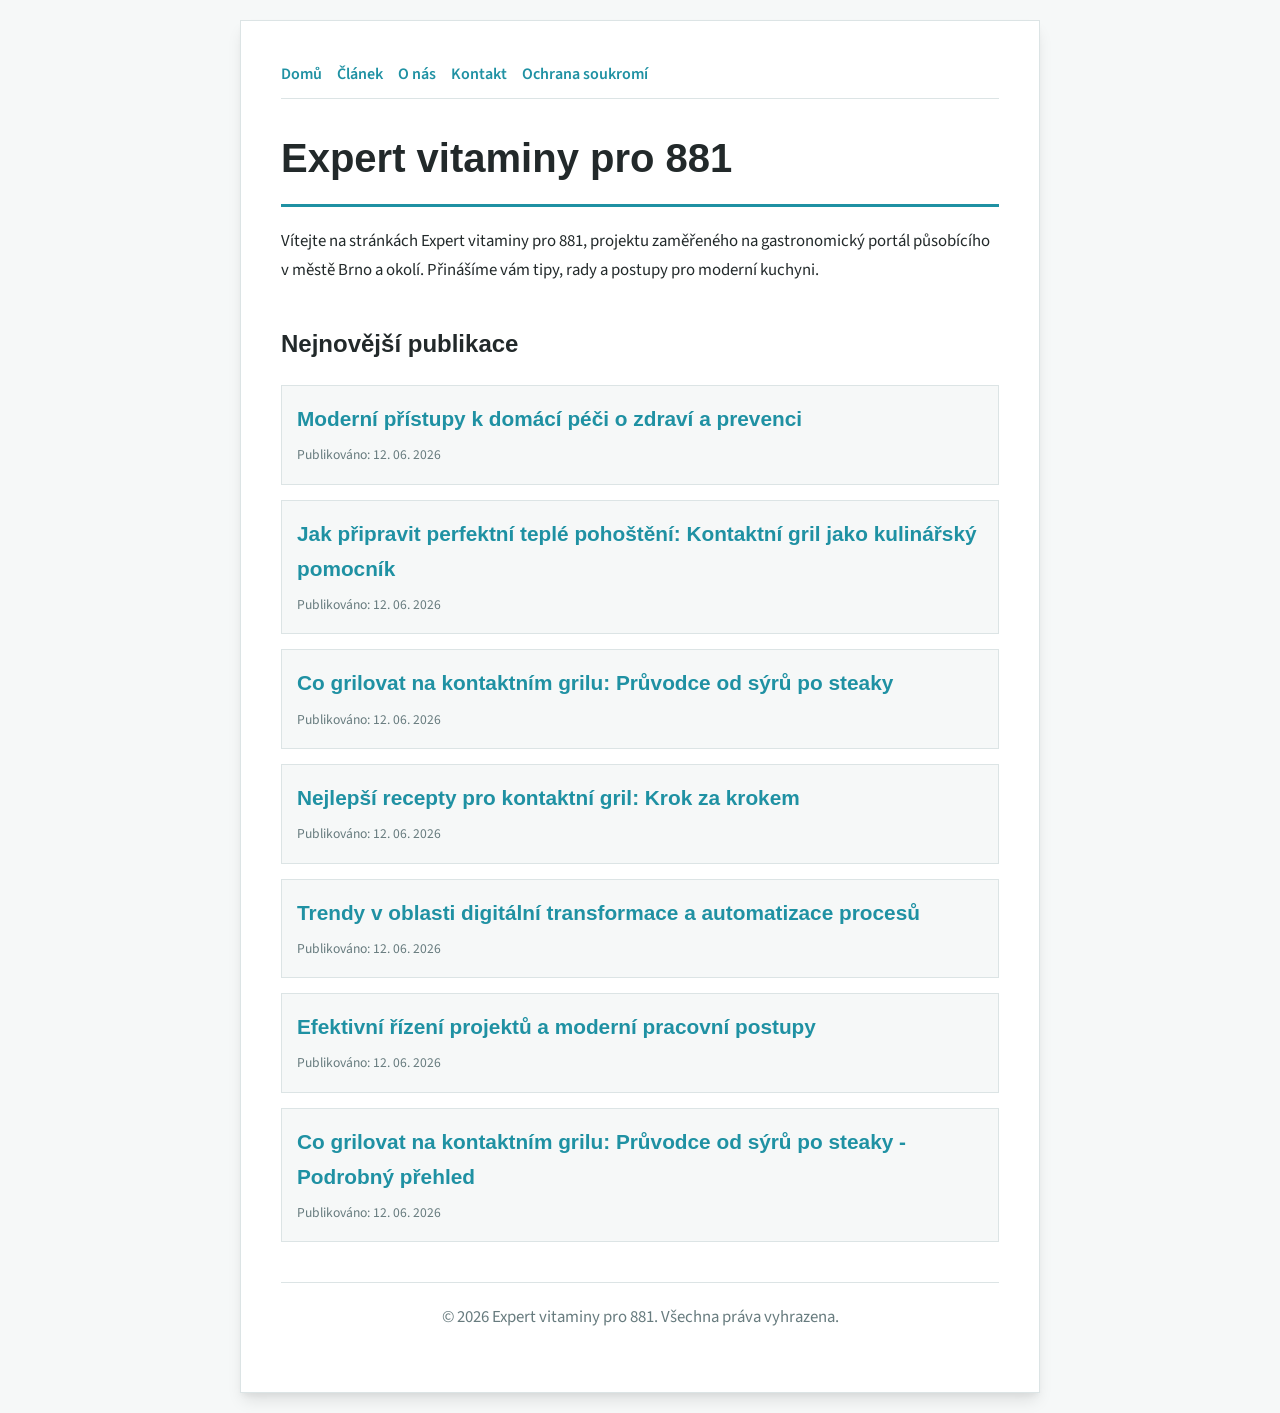
<file: index.html>
<!DOCTYPE html>
<html lang="cs">
<head>
    <meta charset="UTF-8">
    <meta name="viewport" content="width=device-width, initial-scale=1.0">
    <title>Expert vitaminy pro 881 | Gastronomický portál - Brno</title>
    <meta name="description" content="Vítejte na stránkách Expert vitaminy pro 881, projektu zaměřeného na gastronomický portál působícího v městě Brno a okolí. Přinášíme vám tipy, rady a postupy pro moderní kuchyni.">
    <meta name="geo.region" content="CZ" />
    <meta name="geo.placename" content="Brno" />
    <meta name="geo.position" content="49.1951;16.6068" />
    <meta name="ICBM" content="49.1951, 16.6068" />
    <link rel="stylesheet" href="style.css">
    <script type="application/ld+json">
{
  "@context": "https://schema.org",
  "@type": "LocalBusiness",
  "name": "Expert vitaminy pro 881",
  "url": "https://expert-vitaminy-pro-881.github.io",
  "telephone": "+420 541 555 456",
  "address": {
    "@type": "PostalAddress",
    "addressLocality": "Brno",
    "addressRegion": "Jihomoravský",
    "postalCode": "602 00",
    "addressCountry": "CZ"
  },
  "geo": {
    "@type": "GeoCoordinates",
    "latitude": 49.1951,
    "longitude": 16.6068
  }
}
</script>
</head>
<body>
    
        <div class="container" style="max-width: 800px;">
            <nav style="display: flex; gap: 15px; margin-bottom: 25px; border-bottom: 1px solid var(--border-color); padding-bottom: 10px; overflow-x: auto; flex-wrap: wrap;">
            <a href="index.html">Domů</a>
            <a href="moderni-pristupy-k-domaci-peci-o-zdravi-a-prevenci.html">Článek</a>
            <a href="about.html">O nás</a>
            <a href="contact.html">Kontakt</a>
            <a href="privacy.html">Ochrana soukromí</a>
        </nav>
            <h1>Expert vitaminy pro 881</h1>
            <p>Vítejte na stránkách Expert vitaminy pro 881, projektu zaměřeného na gastronomický portál působícího v městě Brno a okolí. Přinášíme vám tipy, rady a postupy pro moderní kuchyni.</p>
            <h2 style="margin-top: 40px;">Nejnovější publikace</h2>
            <ul style="list-style-type: none; padding-left: 0;">
                <li style="background: var(--bg-color); padding: 15px; border-radius: var(--border-radius); border: 1px solid var(--border-color); margin-bottom: 15px;">
                <h3 style="margin-bottom: 5px; font-size: 1.3rem;"><a href="moderni-pristupy-k-domaci-peci-o-zdravi-a-prevenci.html">Moderní přístupy k domácí péči o zdraví a prevenci</a></h3>
                <span style="font-size:0.85rem; color: var(--muted-text)">Publikováno: 12. 06. 2026</span>
            </li>
<li style="background: var(--bg-color); padding: 15px; border-radius: var(--border-radius); border: 1px solid var(--border-color); margin-bottom: 15px;">
                <h3 style="margin-bottom: 5px; font-size: 1.3rem;"><a href="jak-pripravit-perfektni-teple-pohosteni-kontaktni-gril-jako-kulinarsky-pomocnik.html">Jak připravit perfektní teplé pohoštění: Kontaktní gril jako kulinářský pomocník</a></h3>
                <span style="font-size:0.85rem; color: var(--muted-text)">Publikováno: 12. 06. 2026</span>
            </li>
<li style="background: var(--bg-color); padding: 15px; border-radius: var(--border-radius); border: 1px solid var(--border-color); margin-bottom: 15px;">
                <h3 style="margin-bottom: 5px; font-size: 1.3rem;"><a href="co-grilovat-na-kontaktnim-grilu-pruvodce-od-syru-po-steaky.html">Co grilovat na kontaktním grilu: Průvodce od sýrů po steaky</a></h3>
                <span style="font-size:0.85rem; color: var(--muted-text)">Publikováno: 12. 06. 2026</span>
            </li>
<li style="background: var(--bg-color); padding: 15px; border-radius: var(--border-radius); border: 1px solid var(--border-color); margin-bottom: 15px;">
                <h3 style="margin-bottom: 5px; font-size: 1.3rem;"><a href="nejlepsi-recepty-pro-kontaktni-gril-krok-za-krokem.html">Nejlepší recepty pro kontaktní gril: Krok za krokem</a></h3>
                <span style="font-size:0.85rem; color: var(--muted-text)">Publikováno: 12. 06. 2026</span>
            </li>
<li style="background: var(--bg-color); padding: 15px; border-radius: var(--border-radius); border: 1px solid var(--border-color); margin-bottom: 15px;">
                <h3 style="margin-bottom: 5px; font-size: 1.3rem;"><a href="trendy-v-oblasti-digitalni-transformace-a-automatizace-procesu.html">Trendy v oblasti digitální transformace a automatizace procesů</a></h3>
                <span style="font-size:0.85rem; color: var(--muted-text)">Publikováno: 12. 06. 2026</span>
            </li>
<li style="background: var(--bg-color); padding: 15px; border-radius: var(--border-radius); border: 1px solid var(--border-color); margin-bottom: 15px;">
                <h3 style="margin-bottom: 5px; font-size: 1.3rem;"><a href="efektivni-rizeni-projektu-a-moderni-pracovni-postupy.html">Efektivní řízení projektů a moderní pracovní postupy</a></h3>
                <span style="font-size:0.85rem; color: var(--muted-text)">Publikováno: 12. 06. 2026</span>
            </li>
<li style="background: var(--bg-color); padding: 15px; border-radius: var(--border-radius); border: 1px solid var(--border-color); margin-bottom: 15px;">
                <h3 style="margin-bottom: 5px; font-size: 1.3rem;"><a href="co-grilovat-na-kontaktnim-grilu-pruvodce-od-syru-po-steaky-podrobny-prehled.html">Co grilovat na kontaktním grilu: Průvodce od sýrů po steaky - Podrobný přehled</a></h3>
                <span style="font-size:0.85rem; color: var(--muted-text)">Publikováno: 12. 06. 2026</span>
            </li>

            </ul>
            <footer>
                <p>&copy; 2026 Expert vitaminy pro 881. Všechna práva vyhrazena.</p>
            </footer>
        </div>
        
</body>
</html>
</file>
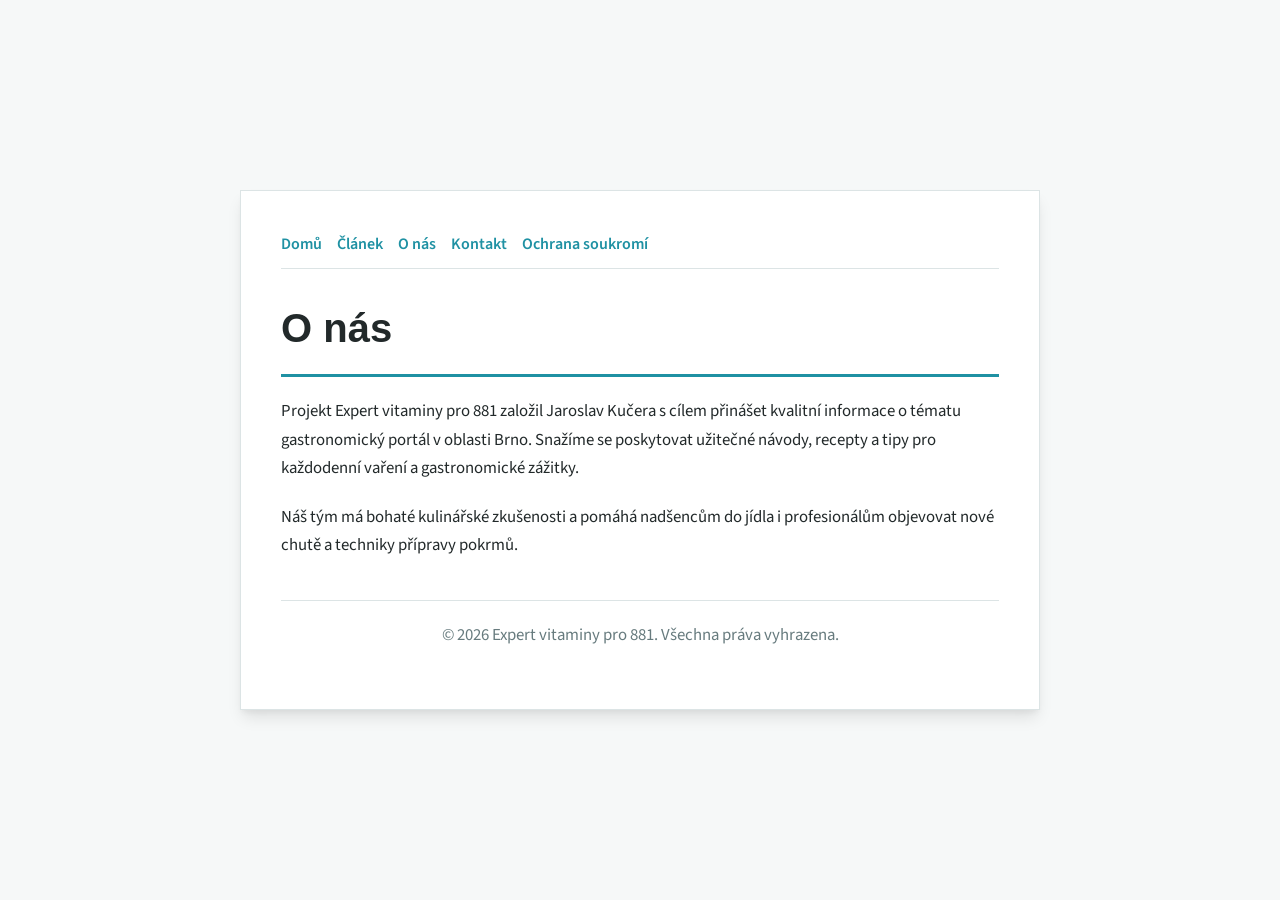
<file: about.html>
<!DOCTYPE html>
<html lang="cs">
<head>
    <meta charset="UTF-8">
    <meta name="viewport" content="width=device-width, initial-scale=1.0">
    <title>O nás | Expert vitaminy pro 881</title>
    <meta name="description" content="Projekt Expert vitaminy pro 881 založil Jaroslav Kučera s cílem přinášet kvalitní informace o tématu gastronomický portál v oblasti Brno. Snažíme se poskytovat užitečné návody, recepty a tipy pro každodenní vaření a gastronomické zážitky.">
    <meta name="geo.region" content="CZ" />
    <meta name="geo.placename" content="Brno" />
    <meta name="geo.position" content="49.1951;16.6068" />
    <meta name="ICBM" content="49.1951, 16.6068" />
    <link rel="stylesheet" href="style.css">
</head>
<body>
    
        <div class="container" style="max-width: 800px;">
            <nav style="display: flex; gap: 15px; margin-bottom: 25px; border-bottom: 1px solid var(--border-color); padding-bottom: 10px; overflow-x: auto; flex-wrap: wrap;">
            <a href="index.html">Domů</a>
            <a href="moderni-pristupy-k-domaci-peci-o-zdravi-a-prevenci.html">Článek</a>
            <a href="about.html">O nás</a>
            <a href="contact.html">Kontakt</a>
            <a href="privacy.html">Ochrana soukromí</a>
        </nav>
            <h1>O nás</h1>
            <p>Projekt Expert vitaminy pro 881 založil Jaroslav Kučera s cílem přinášet kvalitní informace o tématu gastronomický portál v oblasti Brno. Snažíme se poskytovat užitečné návody, recepty a tipy pro každodenní vaření a gastronomické zážitky.</p>
            <p>Náš tým má bohaté kulinářské zkušenosti a pomáhá nadšencům do jídla i profesionálům objevovat nové chutě a techniky přípravy pokrmů.</p>
            <footer>
                <p>&copy; 2026 Expert vitaminy pro 881. Všechna práva vyhrazena.</p>
            </footer>
        </div>
        
</body>
</html>
</file>
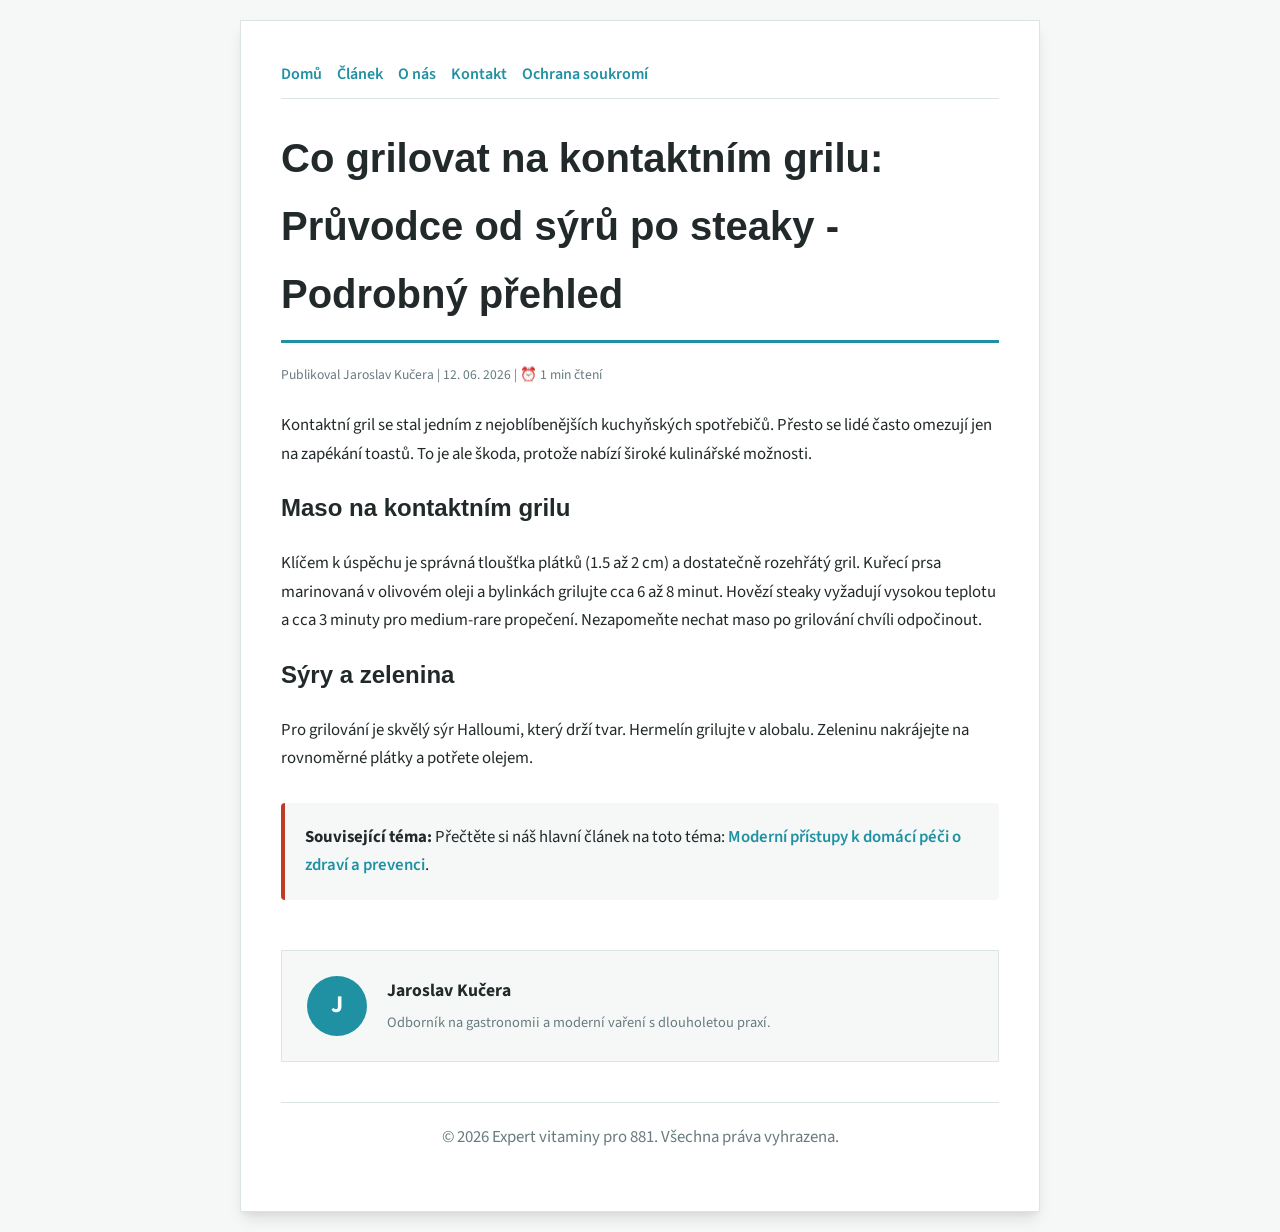
<file: co-grilovat-na-kontaktnim-grilu-pruvodce-od-syru-po-steaky-podrobny-prehled.html>
<!DOCTYPE html>
<html lang="cs">
<head>
    <meta charset="UTF-8">
    <meta name="viewport" content="width=device-width, initial-scale=1.0">
    <title>Co grilovat na kontaktním grilu: Průvodce od sýrů po steaky - Podrobný přehled - Expert vitaminy pro 881</title>
    <meta name="description" content="Co grilovat na kontaktním grilu: Průvodce od sýrů po steaky - Podrobný přehled">
    <meta name="geo.region" content="CZ" />
    <meta name="geo.placename" content="Brno" />
    <meta name="geo.position" content="49.1951;16.6068" />
    <meta name="ICBM" content="49.1951, 16.6068" />
    <link rel="stylesheet" href="style.css">
</head>
<body>
    
            <div class="container" style="max-width: 800px;">
                <nav style="display: flex; gap: 15px; margin-bottom: 25px; border-bottom: 1px solid var(--border-color); padding-bottom: 10px; overflow-x: auto; flex-wrap: wrap;">
            <a href="index.html">Domů</a>
            <a href="moderni-pristupy-k-domaci-peci-o-zdravi-a-prevenci.html">Článek</a>
            <a href="about.html">O nás</a>
            <a href="contact.html">Kontakt</a>
            <a href="privacy.html">Ochrana soukromí</a>
        </nav>
                <h1>Co grilovat na kontaktním grilu: Průvodce od sýrů po steaky - Podrobný přehled</h1>
                <div style="font-size:0.85rem; color: var(--muted-text); margin-bottom: 25px;">
                    Publikoval Jaroslav Kučera | 12. 06. 2026 | ⏰ 1 min čtení
                </div>
                <article style="margin-top: 20px;">
                    <p>Kontaktní gril se stal jedním z nejoblíbenějších kuchyňských spotřebičů. Přesto se lidé často omezují jen na zapékání toastů. To je ale škoda, protože nabízí široké kulinářské možnosti.</p>
<h2>Maso na kontaktním grilu</h2>
<p>Klíčem k úspěchu je správná tloušťka plátků (1.5 až 2 cm) a dostatečně rozehřátý gril. Kuřecí prsa marinovaná v olivovém oleji a bylinkách grilujte cca 6 až 8 minut. Hovězí steaky vyžadují vysokou teplotu a cca 3 minuty pro medium-rare propečení. Nezapomeňte nechat maso po grilování chvíli odpočinout.</p>
<h2>Sýry a zelenina</h2>
<p>Pro grilování je skvělý sýr Halloumi, který drží tvar. Hermelín grilujte v alobalu. Zeleninu nakrájejte na rovnoměrné plátky a potřete olejem.</p>
                    <div class="link-resource" style="margin-top: 30px; padding: 20px; border-left: 4px solid var(--accent-color); background: var(--bg-color); border-radius: 4px;"><p style="margin: 0;"><strong>Související téma:</strong> Přečtěte si náš hlavní článek na toto téma: <a href="moderni-pristupy-k-domaci-peci-o-zdravi-a-prevenci.html">Moderní přístupy k domácí péči o zdraví a prevenci</a>.</p></div>
                </article>
                
            <div class="author-box" style="margin-top: 50px; padding: 25px; background: var(--bg-color); border: 1px solid var(--border-color); border-radius: var(--border-radius); display: flex; gap: 20px; align-items: center;">
                <div style="width: 60px; height: 60px; border-radius: 50%; background: var(--primary-color); display: flex; align-items: center; justify-content: center; color: white; font-weight: bold; font-size: 1.5rem;">J</div>
                <div>
                    <h4 style="margin-bottom: 5px; font-weight: bold; font-size: 1.1rem;">Jaroslav Kučera</h4>
                    <p style="margin: 0; font-size: 0.9rem; color: var(--muted-text);">Odborník na gastronomii a moderní vaření s dlouholetou praxí.</p>
                </div>
            </div>
            
                <footer>
                    <p>&copy; 2026 Expert vitaminy pro 881. Všechna práva vyhrazena.</p>
                </footer>
            </div>
            
</body>
</html>
</file>
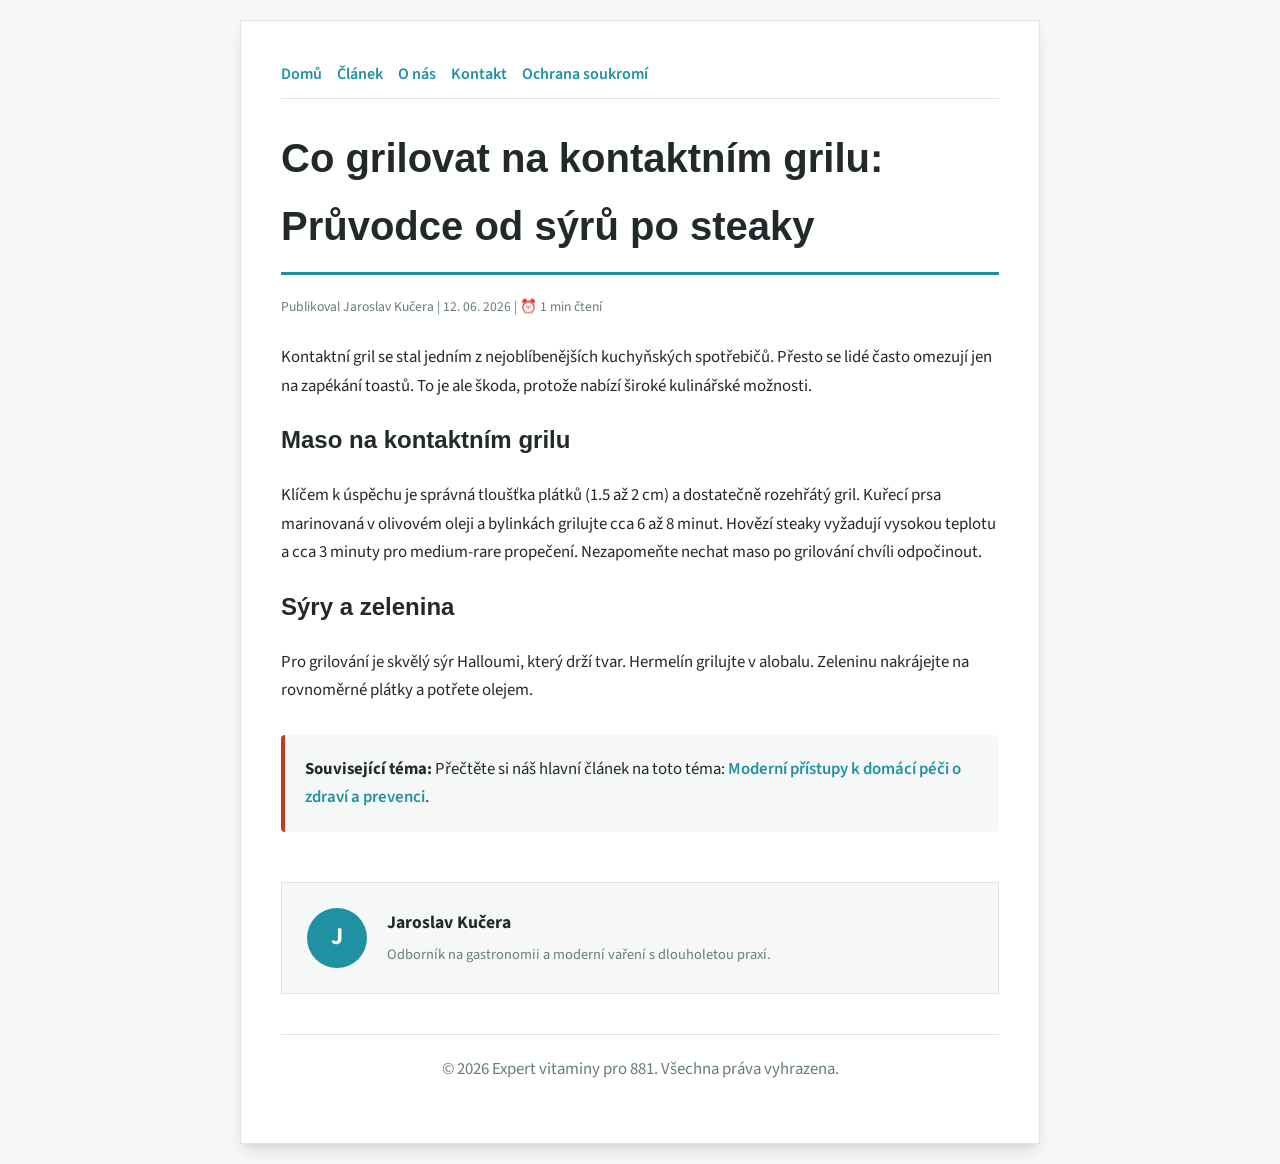
<file: co-grilovat-na-kontaktnim-grilu-pruvodce-od-syru-po-steaky.html>
<!DOCTYPE html>
<html lang="cs">
<head>
    <meta charset="UTF-8">
    <meta name="viewport" content="width=device-width, initial-scale=1.0">
    <title>Co grilovat na kontaktním grilu: Průvodce od sýrů po steaky - Expert vitaminy pro 881</title>
    <meta name="description" content="Co grilovat na kontaktním grilu: Průvodce od sýrů po steaky">
    <meta name="geo.region" content="CZ" />
    <meta name="geo.placename" content="Brno" />
    <meta name="geo.position" content="49.1951;16.6068" />
    <meta name="ICBM" content="49.1951, 16.6068" />
    <link rel="stylesheet" href="style.css">
</head>
<body>
    
            <div class="container" style="max-width: 800px;">
                <nav style="display: flex; gap: 15px; margin-bottom: 25px; border-bottom: 1px solid var(--border-color); padding-bottom: 10px; overflow-x: auto; flex-wrap: wrap;">
            <a href="index.html">Domů</a>
            <a href="moderni-pristupy-k-domaci-peci-o-zdravi-a-prevenci.html">Článek</a>
            <a href="about.html">O nás</a>
            <a href="contact.html">Kontakt</a>
            <a href="privacy.html">Ochrana soukromí</a>
        </nav>
                <h1>Co grilovat na kontaktním grilu: Průvodce od sýrů po steaky</h1>
                <div style="font-size:0.85rem; color: var(--muted-text); margin-bottom: 25px;">
                    Publikoval Jaroslav Kučera | 12. 06. 2026 | ⏰ 1 min čtení
                </div>
                <article style="margin-top: 20px;">
                    <p>Kontaktní gril se stal jedním z nejoblíbenějších kuchyňských spotřebičů. Přesto se lidé často omezují jen na zapékání toastů. To je ale škoda, protože nabízí široké kulinářské možnosti.</p>
<h2>Maso na kontaktním grilu</h2>
<p>Klíčem k úspěchu je správná tloušťka plátků (1.5 až 2 cm) a dostatečně rozehřátý gril. Kuřecí prsa marinovaná v olivovém oleji a bylinkách grilujte cca 6 až 8 minut. Hovězí steaky vyžadují vysokou teplotu a cca 3 minuty pro medium-rare propečení. Nezapomeňte nechat maso po grilování chvíli odpočinout.</p>
<h2>Sýry a zelenina</h2>
<p>Pro grilování je skvělý sýr Halloumi, který drží tvar. Hermelín grilujte v alobalu. Zeleninu nakrájejte na rovnoměrné plátky a potřete olejem.</p>
                    <div class="link-resource" style="margin-top: 30px; padding: 20px; border-left: 4px solid var(--accent-color); background: var(--bg-color); border-radius: 4px;"><p style="margin: 0;"><strong>Související téma:</strong> Přečtěte si náš hlavní článek na toto téma: <a href="moderni-pristupy-k-domaci-peci-o-zdravi-a-prevenci.html">Moderní přístupy k domácí péči o zdraví a prevenci</a>.</p></div>
                </article>
                
            <div class="author-box" style="margin-top: 50px; padding: 25px; background: var(--bg-color); border: 1px solid var(--border-color); border-radius: var(--border-radius); display: flex; gap: 20px; align-items: center;">
                <div style="width: 60px; height: 60px; border-radius: 50%; background: var(--primary-color); display: flex; align-items: center; justify-content: center; color: white; font-weight: bold; font-size: 1.5rem;">J</div>
                <div>
                    <h4 style="margin-bottom: 5px; font-weight: bold; font-size: 1.1rem;">Jaroslav Kučera</h4>
                    <p style="margin: 0; font-size: 0.9rem; color: var(--muted-text);">Odborník na gastronomii a moderní vaření s dlouholetou praxí.</p>
                </div>
            </div>
            
                <footer>
                    <p>&copy; 2026 Expert vitaminy pro 881. Všechna práva vyhrazena.</p>
                </footer>
            </div>
            
</body>
</html>
</file>
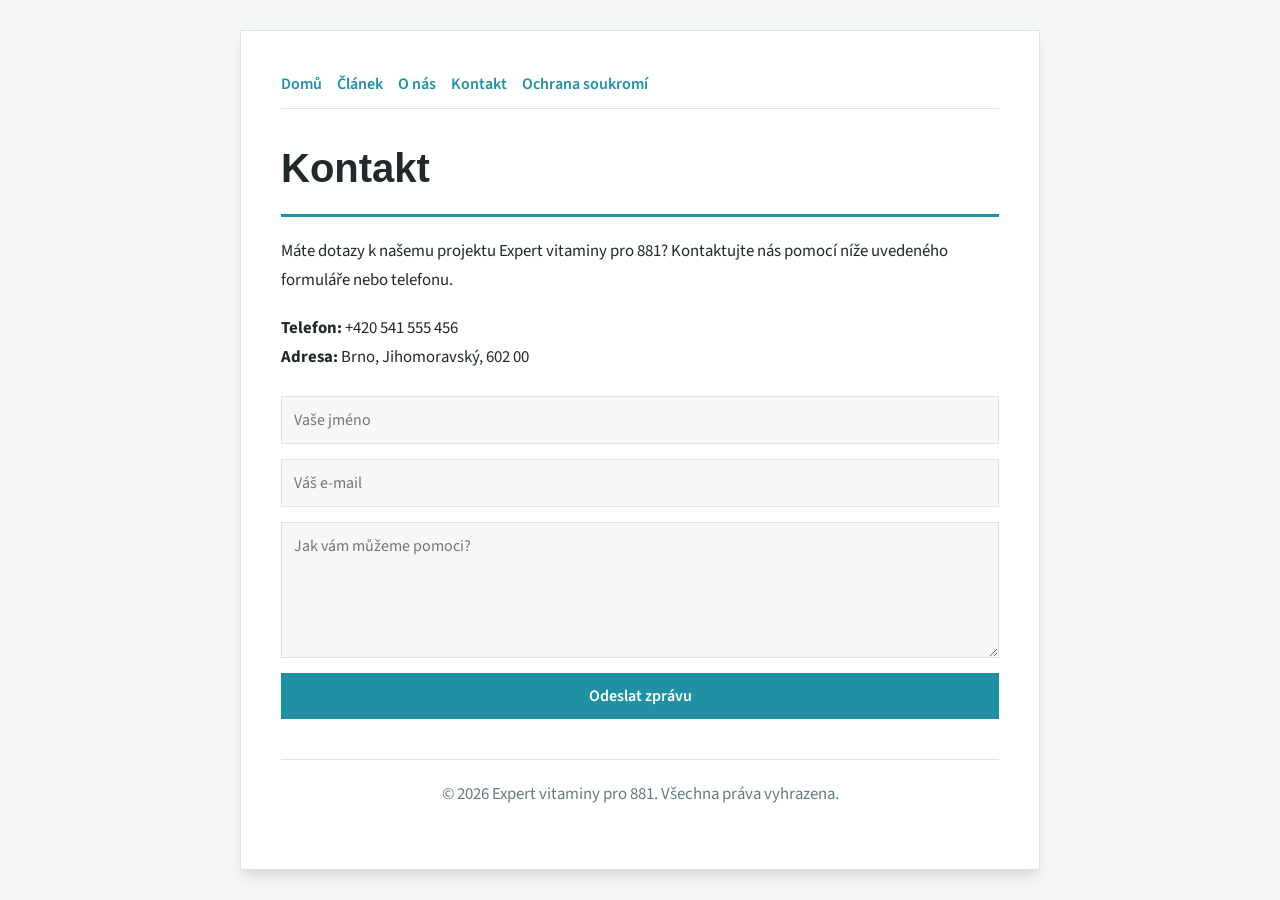
<file: contact.html>
<!DOCTYPE html>
<html lang="cs">
<head>
    <meta charset="UTF-8">
    <meta name="viewport" content="width=device-width, initial-scale=1.0">
    <title>Kontakt | Expert vitaminy pro 881</title>
    <meta name="description" content="Máte dotazy k našemu projektu Expert vitaminy pro 881? Kontaktujte nás pomocí níže uvedeného formuláře nebo telefonu.">
    <meta name="geo.region" content="CZ" />
    <meta name="geo.placename" content="Brno" />
    <meta name="geo.position" content="49.1951;16.6068" />
    <meta name="ICBM" content="49.1951, 16.6068" />
    <link rel="stylesheet" href="style.css">
</head>
<body>
    
        <div class="container" style="max-width: 800px;">
            <nav style="display: flex; gap: 15px; margin-bottom: 25px; border-bottom: 1px solid var(--border-color); padding-bottom: 10px; overflow-x: auto; flex-wrap: wrap;">
            <a href="index.html">Domů</a>
            <a href="moderni-pristupy-k-domaci-peci-o-zdravi-a-prevenci.html">Článek</a>
            <a href="about.html">O nás</a>
            <a href="contact.html">Kontakt</a>
            <a href="privacy.html">Ochrana soukromí</a>
        </nav>
            <h1>Kontakt</h1>
            <p>Máte dotazy k našemu projektu Expert vitaminy pro 881? Kontaktujte nás pomocí níže uvedeného formuláře nebo telefonu.</p>
            <p><strong>Telefon:</strong> +420 541 555 456<br><strong>Adresa:</strong> Brno, Jihomoravský, 602 00</p>
            <form action="https://formspree.io/f/placeholder" method="POST">
                <input type="text" name="name" placeholder="Vaše jméno" required>
                <input type="email" name="email" placeholder="Váš e-mail" required>
                <textarea name="message" placeholder="Jak vám můžeme pomoci?" rows="5" required></textarea>
                <button type="submit">Odeslat zprávu</button>
            </form>
            <footer>
                <p>&copy; 2026 Expert vitaminy pro 881. Všechna práva vyhrazena.</p>
            </footer>
        </div>
        
</body>
</html>
</file>
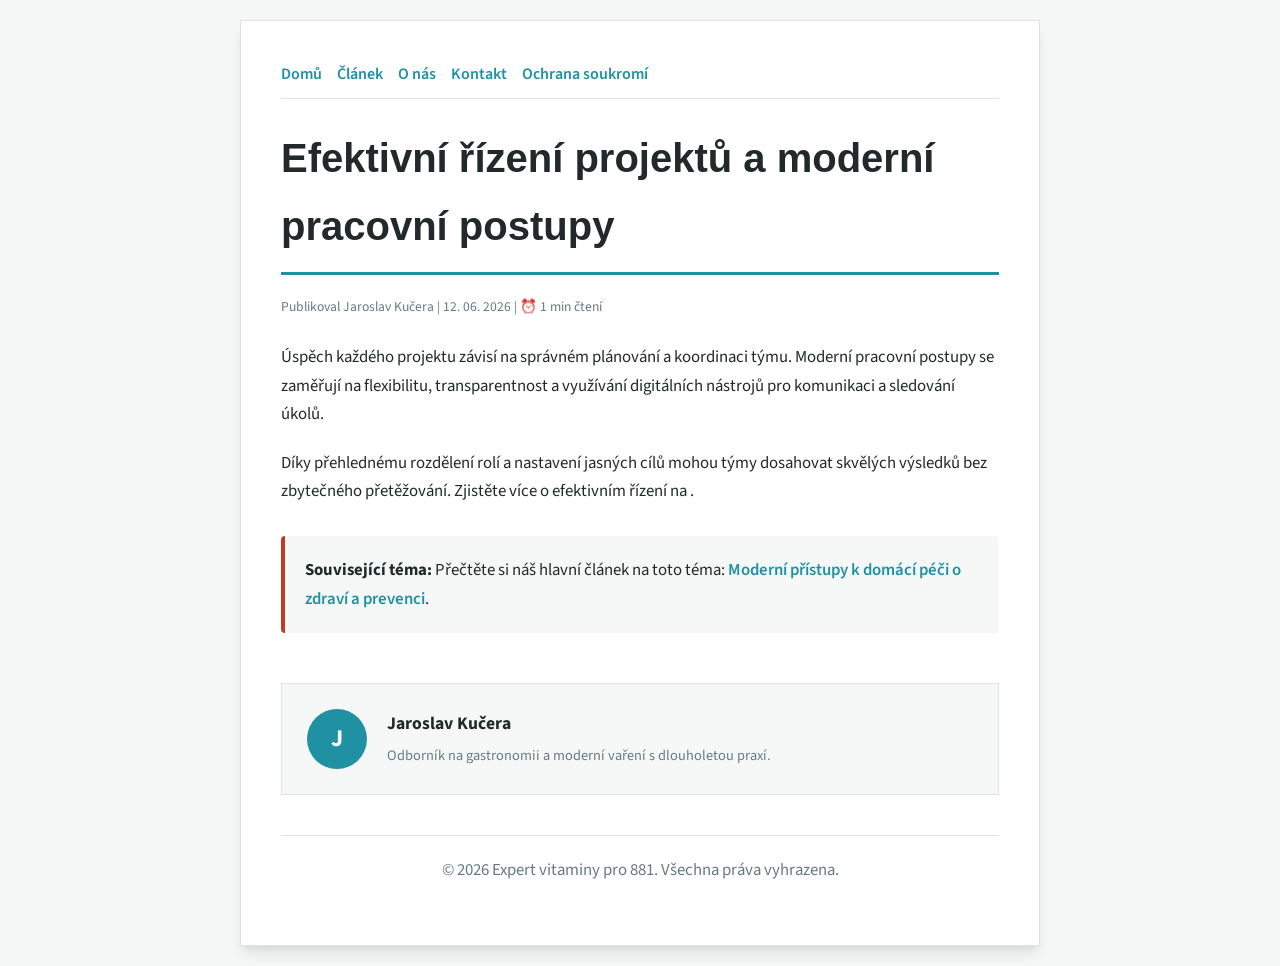
<file: efektivni-rizeni-projektu-a-moderni-pracovni-postupy.html>
<!DOCTYPE html>
<html lang="cs">
<head>
    <meta charset="UTF-8">
    <meta name="viewport" content="width=device-width, initial-scale=1.0">
    <title>Efektivní řízení projektů a moderní pracovní postupy - Expert vitaminy pro 881</title>
    <meta name="description" content="Efektivní řízení projektů a moderní pracovní postupy">
    <meta name="geo.region" content="CZ" />
    <meta name="geo.placename" content="Brno" />
    <meta name="geo.position" content="49.1951;16.6068" />
    <meta name="ICBM" content="49.1951, 16.6068" />
    <link rel="stylesheet" href="style.css">
</head>
<body>
    
            <div class="container" style="max-width: 800px;">
                <nav style="display: flex; gap: 15px; margin-bottom: 25px; border-bottom: 1px solid var(--border-color); padding-bottom: 10px; overflow-x: auto; flex-wrap: wrap;">
            <a href="index.html">Domů</a>
            <a href="moderni-pristupy-k-domaci-peci-o-zdravi-a-prevenci.html">Článek</a>
            <a href="about.html">O nás</a>
            <a href="contact.html">Kontakt</a>
            <a href="privacy.html">Ochrana soukromí</a>
        </nav>
                <h1>Efektivní řízení projektů a moderní pracovní postupy</h1>
                <div style="font-size:0.85rem; color: var(--muted-text); margin-bottom: 25px;">
                    Publikoval Jaroslav Kučera | 12. 06. 2026 | ⏰ 1 min čtení
                </div>
                <article style="margin-top: 20px;">
                    <p>Úspěch každého projektu závisí na správném plánování a koordinaci týmu. Moderní pracovní postupy se zaměřují na flexibilitu, transparentnost a využívání digitálních nástrojů pro komunikaci a sledování úkolů.</p>
<p>Díky přehlednému rozdělení rolí a nastavení jasných cílů mohou týmy dosahovat skvělých výsledků bez zbytečného přetěžování. Zjistěte více o efektivním řízení na .</p>
                    <div class="link-resource" style="margin-top: 30px; padding: 20px; border-left: 4px solid var(--accent-color); background: var(--bg-color); border-radius: 4px;"><p style="margin: 0;"><strong>Související téma:</strong> Přečtěte si náš hlavní článek na toto téma: <a href="moderni-pristupy-k-domaci-peci-o-zdravi-a-prevenci.html">Moderní přístupy k domácí péči o zdraví a prevenci</a>.</p></div>
                </article>
                
            <div class="author-box" style="margin-top: 50px; padding: 25px; background: var(--bg-color); border: 1px solid var(--border-color); border-radius: var(--border-radius); display: flex; gap: 20px; align-items: center;">
                <div style="width: 60px; height: 60px; border-radius: 50%; background: var(--primary-color); display: flex; align-items: center; justify-content: center; color: white; font-weight: bold; font-size: 1.5rem;">J</div>
                <div>
                    <h4 style="margin-bottom: 5px; font-weight: bold; font-size: 1.1rem;">Jaroslav Kučera</h4>
                    <p style="margin: 0; font-size: 0.9rem; color: var(--muted-text);">Odborník na gastronomii a moderní vaření s dlouholetou praxí.</p>
                </div>
            </div>
            
                <footer>
                    <p>&copy; 2026 Expert vitaminy pro 881. Všechna práva vyhrazena.</p>
                </footer>
            </div>
            
</body>
</html>
</file>
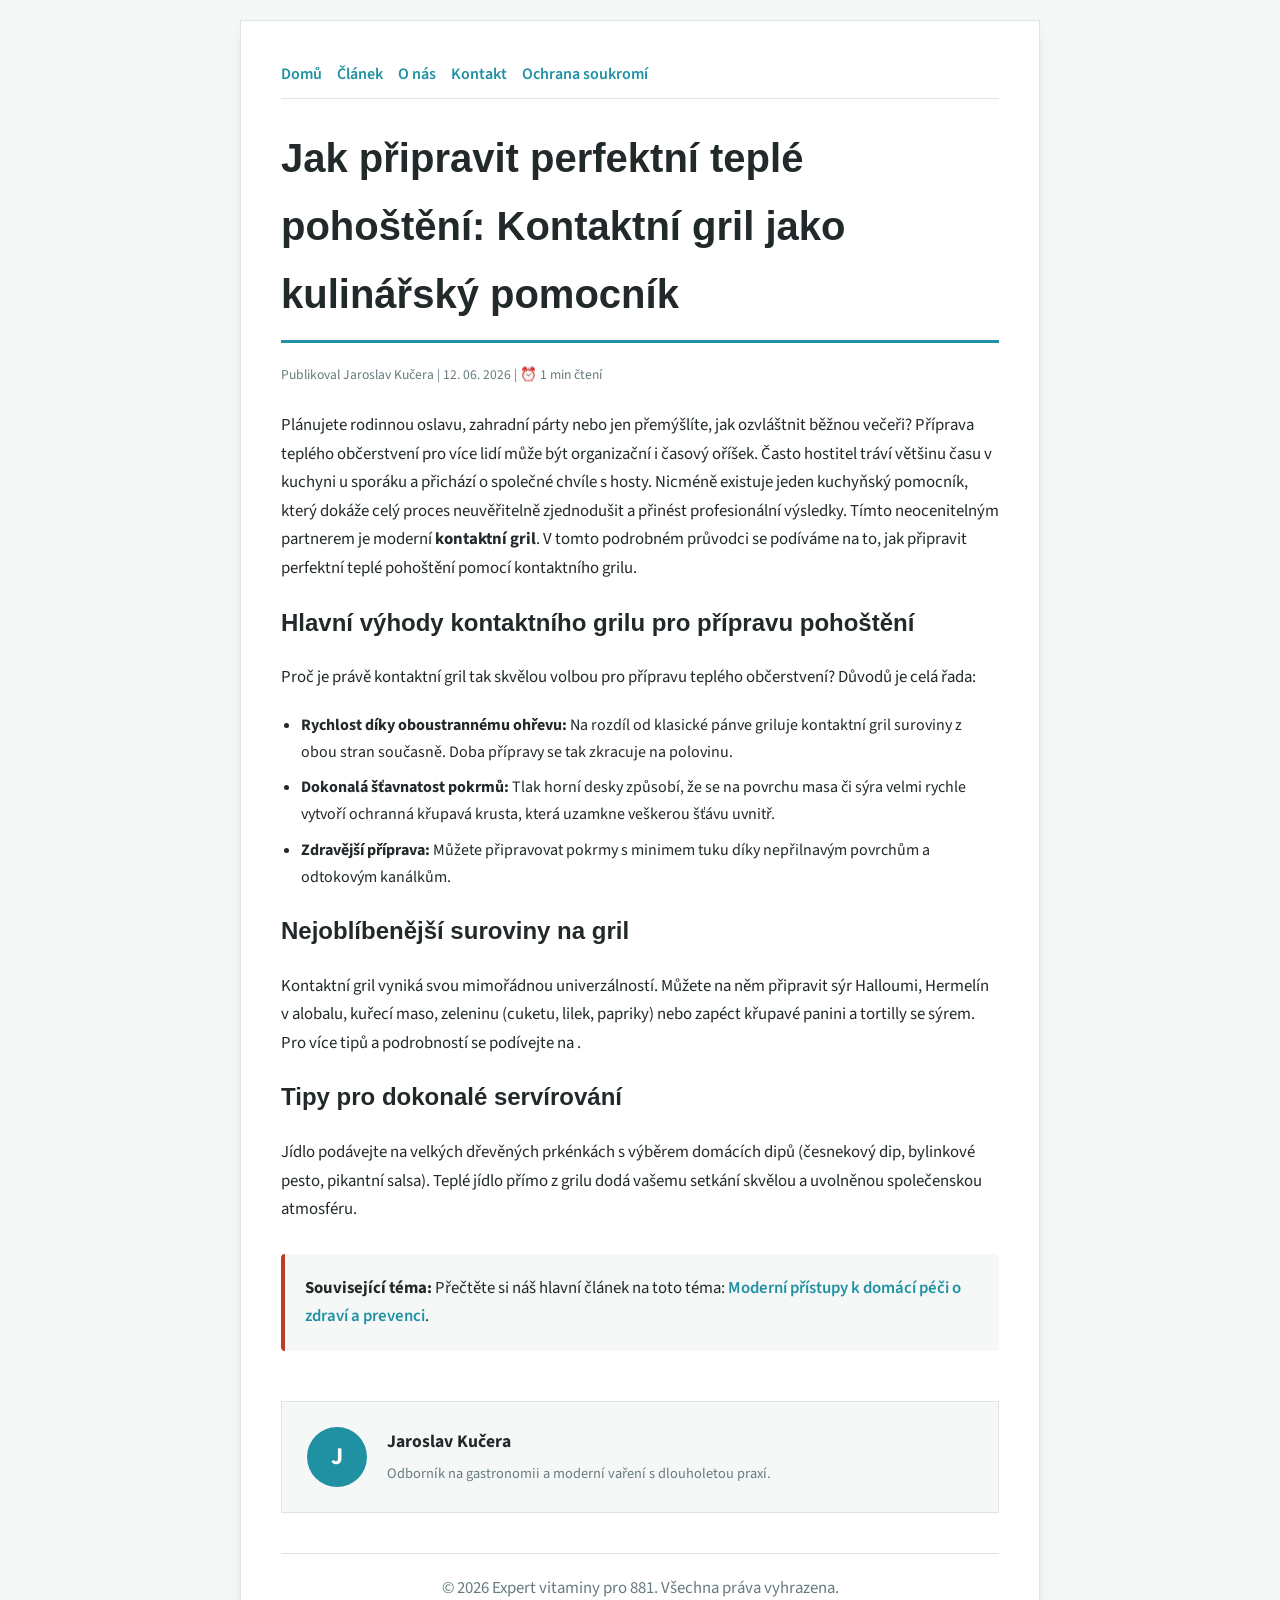
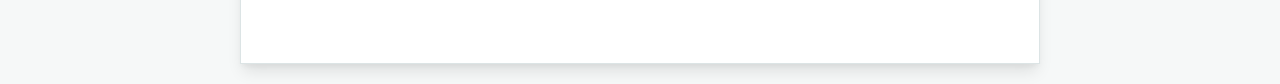
<file: jak-pripravit-perfektni-teple-pohosteni-kontaktni-gril-jako-kulinarsky-pomocnik.html>
<!DOCTYPE html>
<html lang="cs">
<head>
    <meta charset="UTF-8">
    <meta name="viewport" content="width=device-width, initial-scale=1.0">
    <title>Jak připravit perfektní teplé pohoštění: Kontaktní gril jako kulinářský pomocník - Expert vitaminy pro 881</title>
    <meta name="description" content="Jak připravit perfektní teplé pohoštění: Kontaktní gril jako kulinářský pomocník">
    <meta name="geo.region" content="CZ" />
    <meta name="geo.placename" content="Brno" />
    <meta name="geo.position" content="49.1951;16.6068" />
    <meta name="ICBM" content="49.1951, 16.6068" />
    <link rel="stylesheet" href="style.css">
</head>
<body>
    
            <div class="container" style="max-width: 800px;">
                <nav style="display: flex; gap: 15px; margin-bottom: 25px; border-bottom: 1px solid var(--border-color); padding-bottom: 10px; overflow-x: auto; flex-wrap: wrap;">
            <a href="index.html">Domů</a>
            <a href="moderni-pristupy-k-domaci-peci-o-zdravi-a-prevenci.html">Článek</a>
            <a href="about.html">O nás</a>
            <a href="contact.html">Kontakt</a>
            <a href="privacy.html">Ochrana soukromí</a>
        </nav>
                <h1>Jak připravit perfektní teplé pohoštění: Kontaktní gril jako kulinářský pomocník</h1>
                <div style="font-size:0.85rem; color: var(--muted-text); margin-bottom: 25px;">
                    Publikoval Jaroslav Kučera | 12. 06. 2026 | ⏰ 1 min čtení
                </div>
                <article style="margin-top: 20px;">
                    <p>Plánujete rodinnou oslavu, zahradní párty nebo jen přemýšlíte, jak ozvláštnit běžnou večeři? Příprava teplého občerstvení pro více lidí může být organizační i časový oříšek. Často hostitel tráví většinu času v kuchyni u sporáku a přichází o společné chvíle s hosty. Nicméně existuje jeden kuchyňský pomocník, který dokáže celý proces neuvěřitelně zjednodušit a přinést profesionální výsledky. Tímto neocenitelným partnerem je moderní <strong>kontaktní gril</strong>. V tomto podrobném průvodci se podíváme na to, jak připravit perfektní teplé pohoštění pomocí kontaktního grilu.</p>
<h2>Hlavní výhody kontaktního grilu pro přípravu pohoštění</h2>
<p>Proč je právě kontaktní gril tak skvělou volbou pro přípravu teplého občerstvení? Důvodů je celá řada:</p>
<ul>
    <li><strong>Rychlost díky oboustrannému ohřevu:</strong> Na rozdíl od klasické pánve griluje kontaktní gril suroviny z obou stran současně. Doba přípravy se tak zkracuje na polovinu.</li>
    <li><strong>Dokonalá šťavnatost pokrmů:</strong> Tlak horní desky způsobí, že se na povrchu masa či sýra velmi rychle vytvoří ochranná křupavá krusta, která uzamkne veškerou šťávu uvnitř.</li>
    <li><strong>Zdravější příprava:</strong> Můžete připravovat pokrmy s minimem tuku díky nepřilnavým povrchům a odtokovým kanálkům.</li>
</ul>
<h2>Nejoblíbenější suroviny na gril</h2>
<p>Kontaktní gril vyniká svou mimořádnou univerzálností. Můžete na něm připravit sýr Halloumi, Hermelín v alobalu, kuřecí maso, zeleninu (cuketu, lilek, papriky) nebo zapéct křupavé panini a tortilly se sýrem. Pro více tipů a podrobností se podívejte na .</p>
<h2>Tipy pro dokonalé servírování</h2>
<p>Jídlo podávejte na velkých dřevěných prkénkách s výběrem domácích dipů (česnekový dip, bylinkové pesto, pikantní salsa). Teplé jídlo přímo z grilu dodá vašemu setkání skvělou a uvolněnou společenskou atmosféru.</p>
                    <div class="link-resource" style="margin-top: 30px; padding: 20px; border-left: 4px solid var(--accent-color); background: var(--bg-color); border-radius: 4px;"><p style="margin: 0;"><strong>Související téma:</strong> Přečtěte si náš hlavní článek na toto téma: <a href="moderni-pristupy-k-domaci-peci-o-zdravi-a-prevenci.html">Moderní přístupy k domácí péči o zdraví a prevenci</a>.</p></div>
                </article>
                
            <div class="author-box" style="margin-top: 50px; padding: 25px; background: var(--bg-color); border: 1px solid var(--border-color); border-radius: var(--border-radius); display: flex; gap: 20px; align-items: center;">
                <div style="width: 60px; height: 60px; border-radius: 50%; background: var(--primary-color); display: flex; align-items: center; justify-content: center; color: white; font-weight: bold; font-size: 1.5rem;">J</div>
                <div>
                    <h4 style="margin-bottom: 5px; font-weight: bold; font-size: 1.1rem;">Jaroslav Kučera</h4>
                    <p style="margin: 0; font-size: 0.9rem; color: var(--muted-text);">Odborník na gastronomii a moderní vaření s dlouholetou praxí.</p>
                </div>
            </div>
            
                <footer>
                    <p>&copy; 2026 Expert vitaminy pro 881. Všechna práva vyhrazena.</p>
                </footer>
            </div>
            
</body>
</html>
</file>
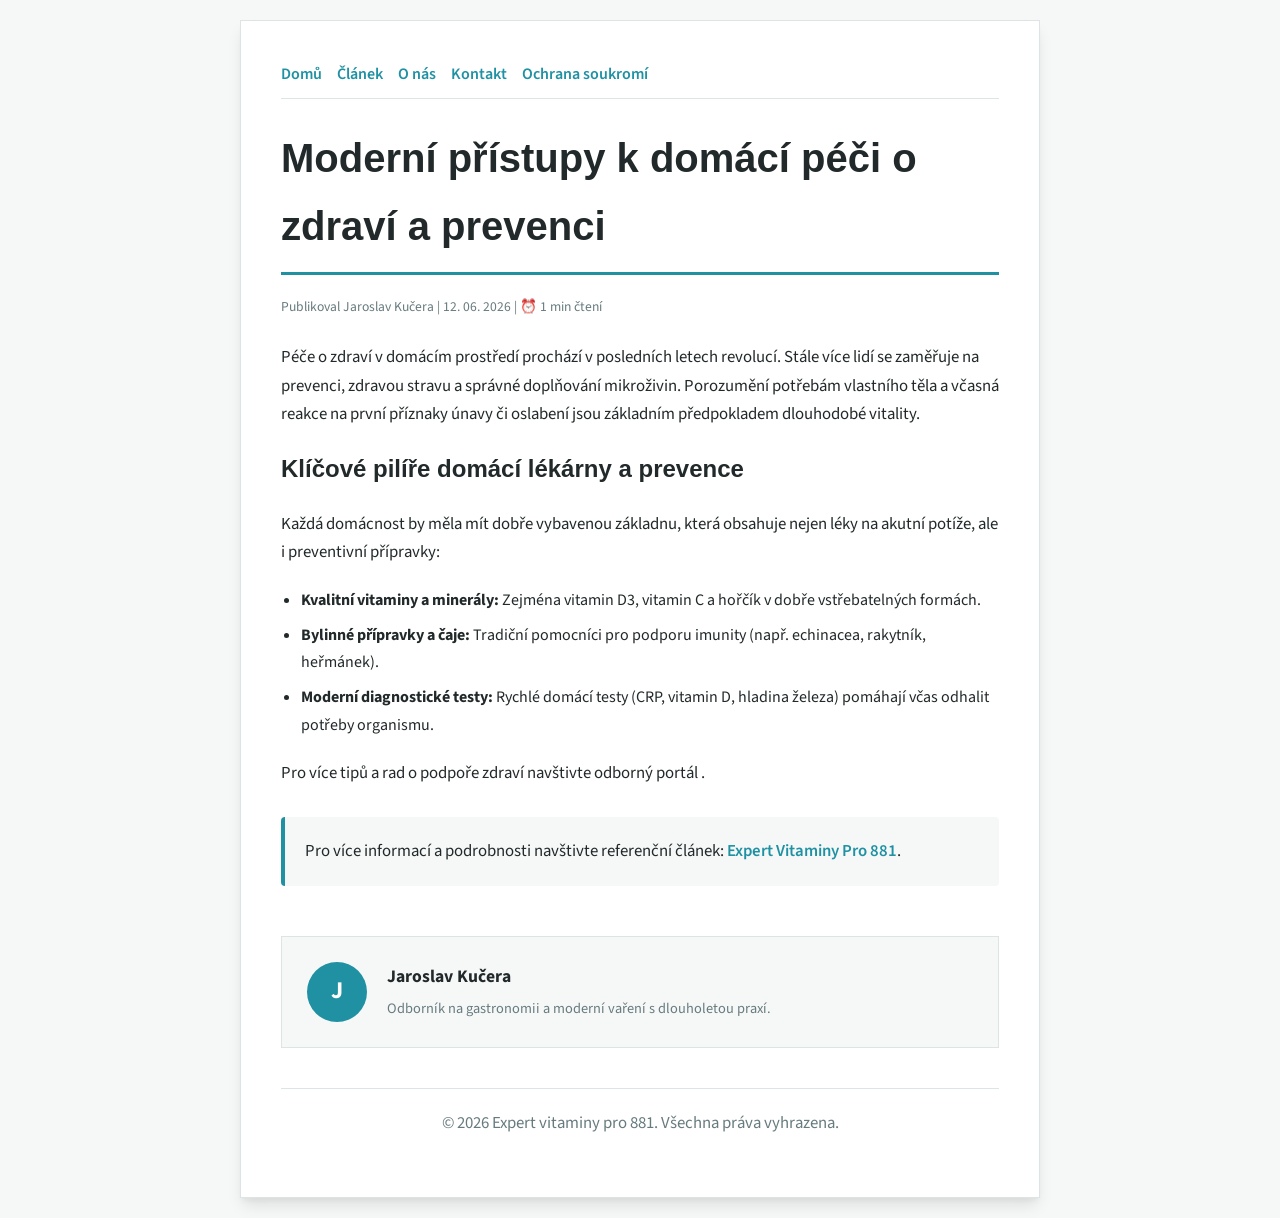
<file: moderni-pristupy-k-domaci-peci-o-zdravi-a-prevenci.html>
<!DOCTYPE html>
<html lang="cs">
<head>
    <meta charset="UTF-8">
    <meta name="viewport" content="width=device-width, initial-scale=1.0">
    <title>Moderní přístupy k domácí péči o zdraví a prevenci - Expert vitaminy pro 881</title>
    <meta name="description" content="Moderní přístupy k domácí péči o zdraví a prevenci">
    <meta name="geo.region" content="CZ" />
    <meta name="geo.placename" content="Brno" />
    <meta name="geo.position" content="49.1951;16.6068" />
    <meta name="ICBM" content="49.1951, 16.6068" />
    <link rel="stylesheet" href="style.css">
</head>
<body>
    
            <div class="container" style="max-width: 800px;">
                <nav style="display: flex; gap: 15px; margin-bottom: 25px; border-bottom: 1px solid var(--border-color); padding-bottom: 10px; overflow-x: auto; flex-wrap: wrap;">
            <a href="index.html">Domů</a>
            <a href="moderni-pristupy-k-domaci-peci-o-zdravi-a-prevenci.html">Článek</a>
            <a href="about.html">O nás</a>
            <a href="contact.html">Kontakt</a>
            <a href="privacy.html">Ochrana soukromí</a>
        </nav>
                <h1>Moderní přístupy k domácí péči o zdraví a prevenci</h1>
                <div style="font-size:0.85rem; color: var(--muted-text); margin-bottom: 25px;">
                    Publikoval Jaroslav Kučera | 12. 06. 2026 | ⏰ 1 min čtení
                </div>
                <article style="margin-top: 20px;">
                    <p>Péče o zdraví v domácím prostředí prochází v posledních letech revolucí. Stále více lidí se zaměřuje na prevenci, zdravou stravu a správné doplňování mikroživin. Porozumění potřebám vlastního těla a včasná reakce na první příznaky únavy či oslabení jsou základním předpokladem dlouhodobé vitality.</p>
<h2>Klíčové pilíře domácí lékárny a prevence</h2>
<p>Každá domácnost by měla mít dobře vybavenou základnu, která obsahuje nejen léky na akutní potíže, ale i preventivní přípravky:</p>
<ul>
    <li><strong>Kvalitní vitaminy a minerály:</strong> Zejména vitamin D3, vitamin C a hořčík v dobře vstřebatelných formách.</li>
    <li><strong>Bylinné přípravky a čaje:</strong> Tradiční pomocníci pro podporu imunity (např. echinacea, rakytník, heřmánek).</li>
    <li><strong>Moderní diagnostické testy:</strong> Rychlé domácí testy (CRP, vitamin D, hladina železa) pomáhají včas odhalit potřeby organismu.</li>
</ul>
<p>Pro více tipů a rad o podpoře zdraví navštivte odborný portál .</p>
                    <div class="link-resource" style="margin-top: 30px; padding: 20px; border-left: 4px solid var(--primary-color); background: var(--bg-color); border-radius: 4px;"><p style="margin: 0;">Pro více informací a podrobnosti navštivte referenční článek: <strong><a href="https://podporareprodukce.cz/">Expert Vitaminy Pro 881</a></strong>.</p></div>
                </article>
                
            <div class="author-box" style="margin-top: 50px; padding: 25px; background: var(--bg-color); border: 1px solid var(--border-color); border-radius: var(--border-radius); display: flex; gap: 20px; align-items: center;">
                <div style="width: 60px; height: 60px; border-radius: 50%; background: var(--primary-color); display: flex; align-items: center; justify-content: center; color: white; font-weight: bold; font-size: 1.5rem;">J</div>
                <div>
                    <h4 style="margin-bottom: 5px; font-weight: bold; font-size: 1.1rem;">Jaroslav Kučera</h4>
                    <p style="margin: 0; font-size: 0.9rem; color: var(--muted-text);">Odborník na gastronomii a moderní vaření s dlouholetou praxí.</p>
                </div>
            </div>
            
                <footer>
                    <p>&copy; 2026 Expert vitaminy pro 881. Všechna práva vyhrazena.</p>
                </footer>
            </div>
            
</body>
</html>
</file>
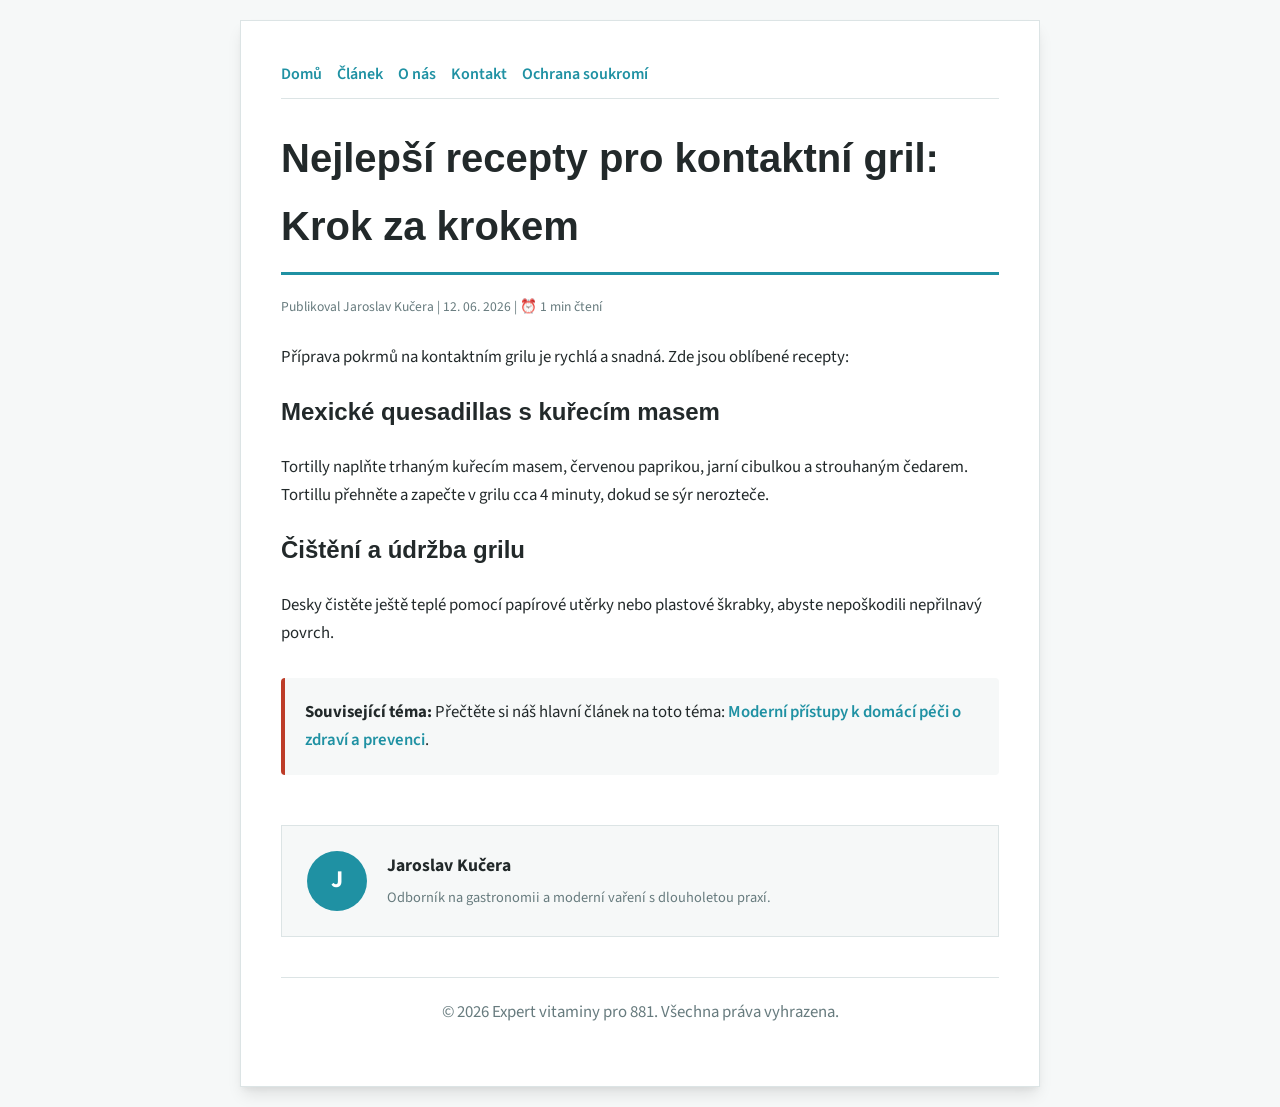
<file: nejlepsi-recepty-pro-kontaktni-gril-krok-za-krokem.html>
<!DOCTYPE html>
<html lang="cs">
<head>
    <meta charset="UTF-8">
    <meta name="viewport" content="width=device-width, initial-scale=1.0">
    <title>Nejlepší recepty pro kontaktní gril: Krok za krokem - Expert vitaminy pro 881</title>
    <meta name="description" content="Nejlepší recepty pro kontaktní gril: Krok za krokem">
    <meta name="geo.region" content="CZ" />
    <meta name="geo.placename" content="Brno" />
    <meta name="geo.position" content="49.1951;16.6068" />
    <meta name="ICBM" content="49.1951, 16.6068" />
    <link rel="stylesheet" href="style.css">
</head>
<body>
    
            <div class="container" style="max-width: 800px;">
                <nav style="display: flex; gap: 15px; margin-bottom: 25px; border-bottom: 1px solid var(--border-color); padding-bottom: 10px; overflow-x: auto; flex-wrap: wrap;">
            <a href="index.html">Domů</a>
            <a href="moderni-pristupy-k-domaci-peci-o-zdravi-a-prevenci.html">Článek</a>
            <a href="about.html">O nás</a>
            <a href="contact.html">Kontakt</a>
            <a href="privacy.html">Ochrana soukromí</a>
        </nav>
                <h1>Nejlepší recepty pro kontaktní gril: Krok za krokem</h1>
                <div style="font-size:0.85rem; color: var(--muted-text); margin-bottom: 25px;">
                    Publikoval Jaroslav Kučera | 12. 06. 2026 | ⏰ 1 min čtení
                </div>
                <article style="margin-top: 20px;">
                    <p>Příprava pokrmů na kontaktním grilu je rychlá a snadná. Zde jsou oblíbené recepty:</p>
<h2>Mexické quesadillas s kuřecím masem</h2>
<p>Tortilly naplňte trhaným kuřecím masem, červenou paprikou, jarní cibulkou a strouhaným čedarem. Tortillu přehněte a zapečte v grilu cca 4 minuty, dokud se sýr nerozteče.</p>
<h2>Čištění a údržba grilu</h2>
<p>Desky čistěte ještě teplé pomocí papírové utěrky nebo plastové škrabky, abyste nepoškodili nepřilnavý povrch.</p>
                    <div class="link-resource" style="margin-top: 30px; padding: 20px; border-left: 4px solid var(--accent-color); background: var(--bg-color); border-radius: 4px;"><p style="margin: 0;"><strong>Související téma:</strong> Přečtěte si náš hlavní článek na toto téma: <a href="moderni-pristupy-k-domaci-peci-o-zdravi-a-prevenci.html">Moderní přístupy k domácí péči o zdraví a prevenci</a>.</p></div>
                </article>
                
            <div class="author-box" style="margin-top: 50px; padding: 25px; background: var(--bg-color); border: 1px solid var(--border-color); border-radius: var(--border-radius); display: flex; gap: 20px; align-items: center;">
                <div style="width: 60px; height: 60px; border-radius: 50%; background: var(--primary-color); display: flex; align-items: center; justify-content: center; color: white; font-weight: bold; font-size: 1.5rem;">J</div>
                <div>
                    <h4 style="margin-bottom: 5px; font-weight: bold; font-size: 1.1rem;">Jaroslav Kučera</h4>
                    <p style="margin: 0; font-size: 0.9rem; color: var(--muted-text);">Odborník na gastronomii a moderní vaření s dlouholetou praxí.</p>
                </div>
            </div>
            
                <footer>
                    <p>&copy; 2026 Expert vitaminy pro 881. Všechna práva vyhrazena.</p>
                </footer>
            </div>
            
</body>
</html>
</file>
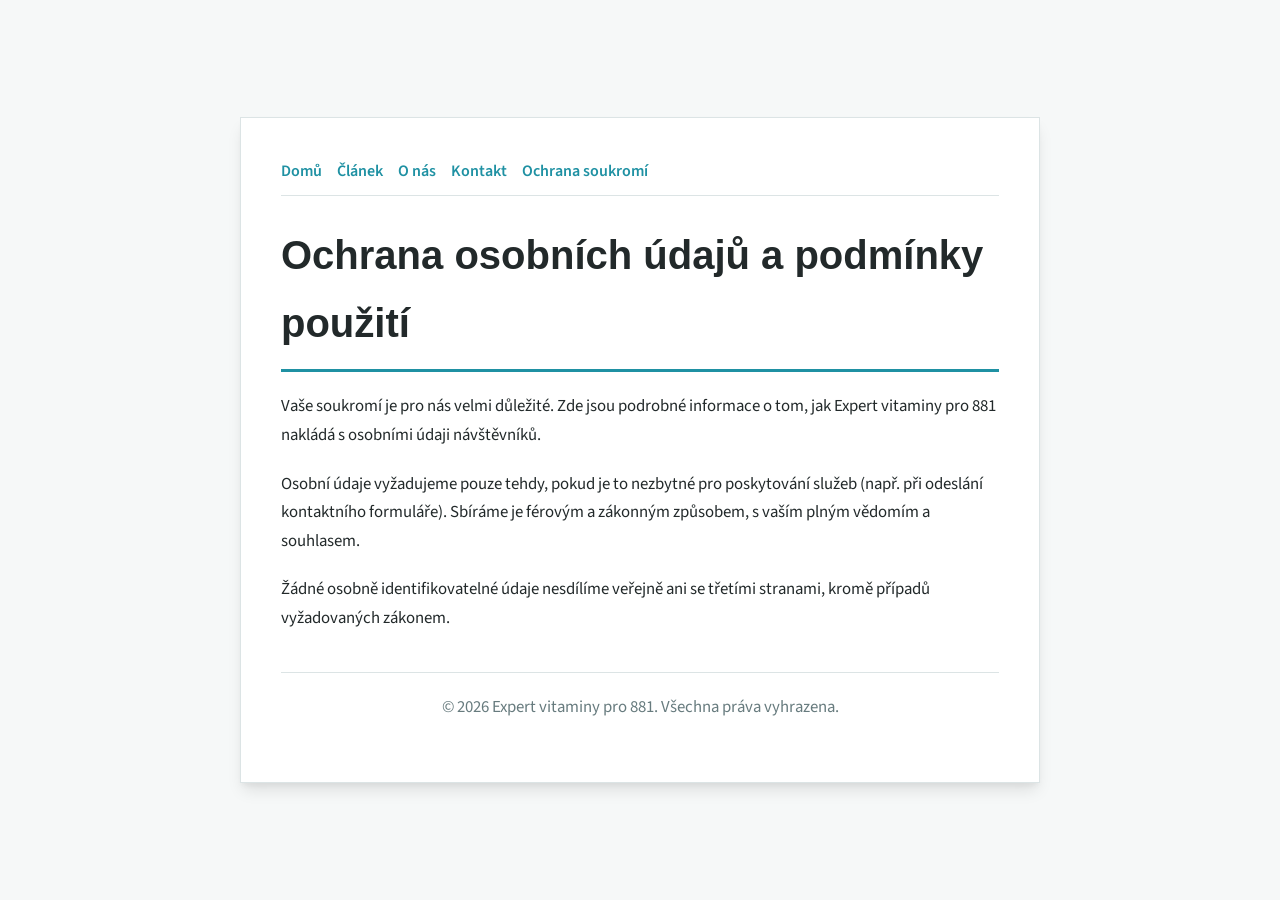
<file: privacy.html>
<!DOCTYPE html>
<html lang="cs">
<head>
    <meta charset="UTF-8">
    <meta name="viewport" content="width=device-width, initial-scale=1.0">
    <title>Ochrana osobních údajů a podmínky použití - Expert vitaminy pro 881</title>
    <meta name="description" content="Vaše soukromí je pro nás velmi důležité. Zde jsou podrobné informace o tom, jak Expert vitaminy pro 881 nakládá s osobními údaji návštěvníků.">
    <meta name="geo.region" content="CZ" />
    <meta name="geo.placename" content="Brno" />
    <meta name="geo.position" content="49.1951;16.6068" />
    <meta name="ICBM" content="49.1951, 16.6068" />
    <link rel="stylesheet" href="style.css">
</head>
<body>
    
        <div class="container" style="max-width: 800px;">
            <nav style="display: flex; gap: 15px; margin-bottom: 25px; border-bottom: 1px solid var(--border-color); padding-bottom: 10px; overflow-x: auto; flex-wrap: wrap;">
            <a href="index.html">Domů</a>
            <a href="moderni-pristupy-k-domaci-peci-o-zdravi-a-prevenci.html">Článek</a>
            <a href="about.html">O nás</a>
            <a href="contact.html">Kontakt</a>
            <a href="privacy.html">Ochrana soukromí</a>
        </nav>
            <h1>Ochrana osobních údajů a podmínky použití</h1>
            <p>Vaše soukromí je pro nás velmi důležité. Zde jsou podrobné informace o tom, jak Expert vitaminy pro 881 nakládá s osobními údaji návštěvníků.</p>
            <p>Osobní údaje vyžadujeme pouze tehdy, pokud je to nezbytné pro poskytování služeb (např. při odeslání kontaktního formuláře). Sbíráme je férovým a zákonným způsobem, s vaším plným vědomím a souhlasem.</p>
            <p>Žádné osobně identifikovatelné údaje nesdílíme veřejně ani se třetími stranami, kromě případů vyžadovaných zákonem.</p>
            <footer>
                <p>&copy; 2026 Expert vitaminy pro 881. Všechna práva vyhrazena.</p>
            </footer>
        </div>
        
</body>
</html>
</file>
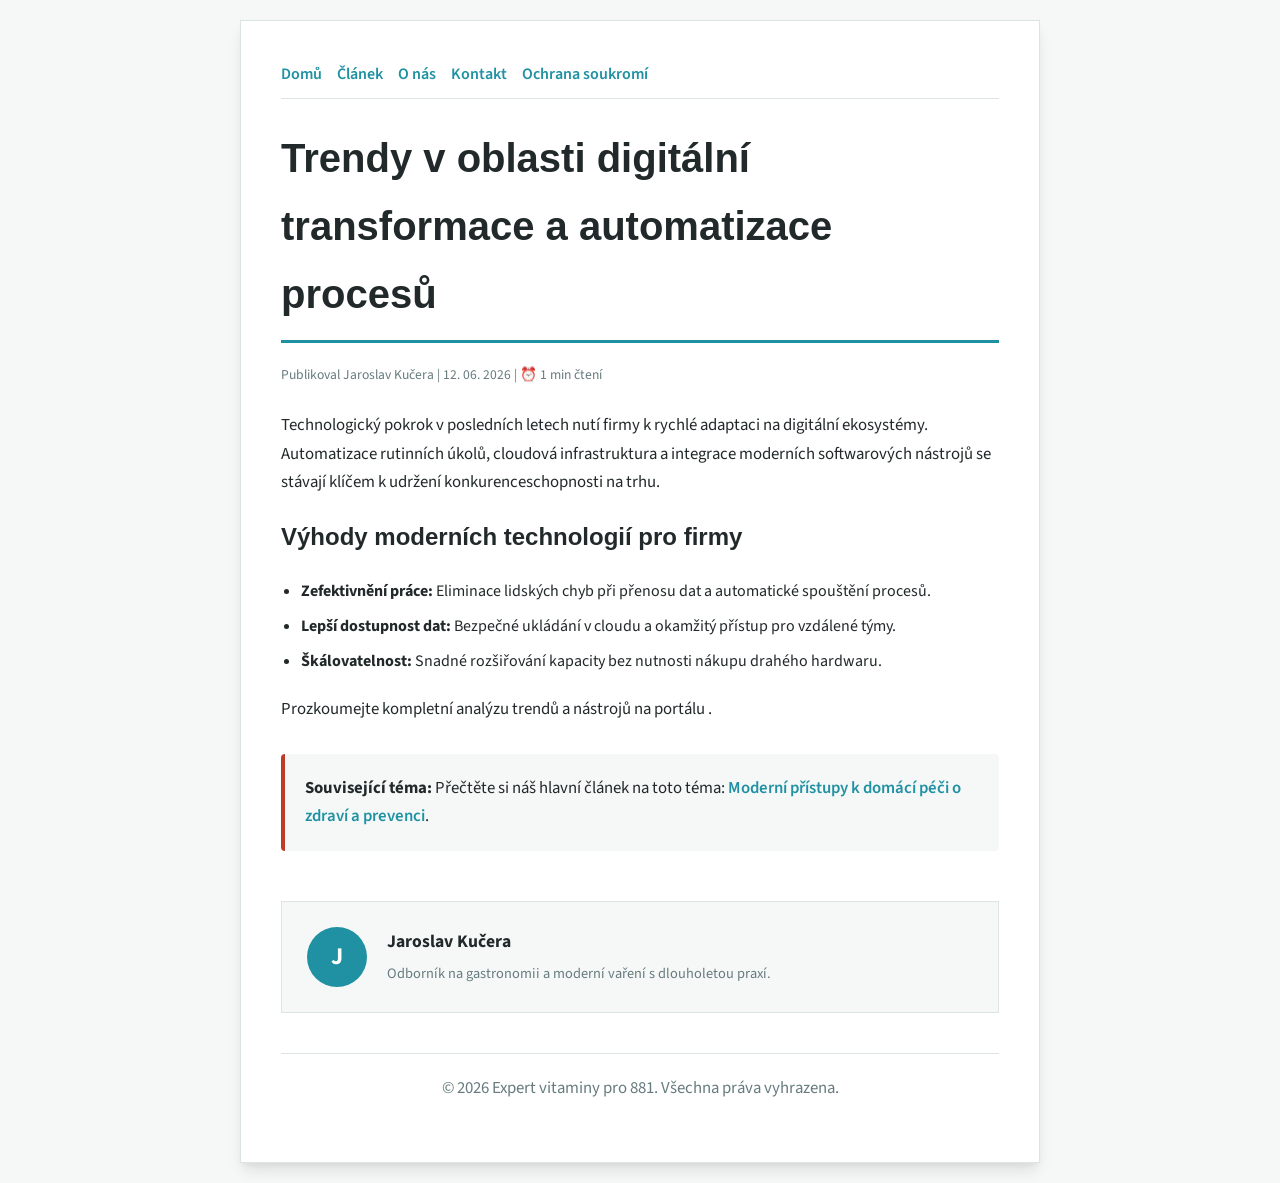
<file: trendy-v-oblasti-digitalni-transformace-a-automatizace-procesu.html>
<!DOCTYPE html>
<html lang="cs">
<head>
    <meta charset="UTF-8">
    <meta name="viewport" content="width=device-width, initial-scale=1.0">
    <title>Trendy v oblasti digitální transformace a automatizace procesů - Expert vitaminy pro 881</title>
    <meta name="description" content="Trendy v oblasti digitální transformace a automatizace procesů">
    <meta name="geo.region" content="CZ" />
    <meta name="geo.placename" content="Brno" />
    <meta name="geo.position" content="49.1951;16.6068" />
    <meta name="ICBM" content="49.1951, 16.6068" />
    <link rel="stylesheet" href="style.css">
</head>
<body>
    
            <div class="container" style="max-width: 800px;">
                <nav style="display: flex; gap: 15px; margin-bottom: 25px; border-bottom: 1px solid var(--border-color); padding-bottom: 10px; overflow-x: auto; flex-wrap: wrap;">
            <a href="index.html">Domů</a>
            <a href="moderni-pristupy-k-domaci-peci-o-zdravi-a-prevenci.html">Článek</a>
            <a href="about.html">O nás</a>
            <a href="contact.html">Kontakt</a>
            <a href="privacy.html">Ochrana soukromí</a>
        </nav>
                <h1>Trendy v oblasti digitální transformace a automatizace procesů</h1>
                <div style="font-size:0.85rem; color: var(--muted-text); margin-bottom: 25px;">
                    Publikoval Jaroslav Kučera | 12. 06. 2026 | ⏰ 1 min čtení
                </div>
                <article style="margin-top: 20px;">
                    <p>Technologický pokrok v posledních letech nutí firmy k rychlé adaptaci na digitální ekosystémy. Automatizace rutinních úkolů, cloudová infrastruktura a integrace moderních softwarových nástrojů se stávají klíčem k udržení konkurenceschopnosti na trhu.</p>
<h2>Výhody moderních technologií pro firmy</h2>
<ul>
    <li><strong>Zefektivnění práce:</strong> Eliminace lidských chyb při přenosu dat a automatické spouštění procesů.</li>
    <li><strong>Lepší dostupnost dat:</strong> Bezpečné ukládání v cloudu a okamžitý přístup pro vzdálené týmy.</li>
    <li><strong>Škálovatelnost:</strong> Snadné rozšiřování kapacity bez nutnosti nákupu drahého hardwaru.</li>
</ul>
<p>Prozkoumejte kompletní analýzu trendů a nástrojů na portálu .</p>
                    <div class="link-resource" style="margin-top: 30px; padding: 20px; border-left: 4px solid var(--accent-color); background: var(--bg-color); border-radius: 4px;"><p style="margin: 0;"><strong>Související téma:</strong> Přečtěte si náš hlavní článek na toto téma: <a href="moderni-pristupy-k-domaci-peci-o-zdravi-a-prevenci.html">Moderní přístupy k domácí péči o zdraví a prevenci</a>.</p></div>
                </article>
                
            <div class="author-box" style="margin-top: 50px; padding: 25px; background: var(--bg-color); border: 1px solid var(--border-color); border-radius: var(--border-radius); display: flex; gap: 20px; align-items: center;">
                <div style="width: 60px; height: 60px; border-radius: 50%; background: var(--primary-color); display: flex; align-items: center; justify-content: center; color: white; font-weight: bold; font-size: 1.5rem;">J</div>
                <div>
                    <h4 style="margin-bottom: 5px; font-weight: bold; font-size: 1.1rem;">Jaroslav Kučera</h4>
                    <p style="margin: 0; font-size: 0.9rem; color: var(--muted-text);">Odborník na gastronomii a moderní vaření s dlouholetou praxí.</p>
                </div>
            </div>
            
                <footer>
                    <p>&copy; 2026 Expert vitaminy pro 881. Všechna práva vyhrazena.</p>
                </footer>
            </div>
            
</body>
</html>
</file>
<file: style.css>
@import url('https://fonts.googleapis.com/css2?family=Cabinet+Grotesk:wght@700&family=Source+Sans+3:wght@400;600&display=swap');

:root {
    --bg-color: hsl(188, 15%, 97%);
    --card-bg: hsl(188, 15%, 100%);
    --text-color: hsl(188, 10%, 15%);
    --muted-text: hsl(188, 10%, 45%);
    --primary-color: hsl(188, 68%, 38%);
    --accent-color: hsl(8, 65%, 45%);
    --border-color: hsl(188, 15%, 88%);
    --border-radius: 0px;
    --shadow: 0 10px 15px -3px rgba(0, 0, 0, 0.1), 0 4px 6px -2px rgba(0, 0, 0, 0.05);
    --font-headline: 'Cabinet Grotesk', sans-serif;
    --font-body: 'Source Sans 3', sans-serif;
}

* {
    box-sizing: border-box;
    margin: 0;
    padding: 0;
}

body {
    background-color: var(--bg-color);
    color: var(--text-color);
    font-family: var(--font-body);
    line-height: 1.7;
    padding: 20px;
    display: flex;
    justify-content: center;
    min-height: 100vh;
}

a {
    color: var(--primary-color);
    text-decoration: none;
    font-weight: 600;
    transition: color 0.2s ease;
}

a:hover {
    color: var(--accent-color);
    text-decoration: underline;
}

.container {
    width: 100%;
    max-width: 900px;
    background: var(--card-bg);
    border: 1px solid var(--border-color);
    border-radius: var(--border-radius);
    padding: 40px;
    box-shadow: var(--shadow);
    margin: auto;
}

h1, h2, h3 {
    font-family: var(--font-headline);
    margin-bottom: 20px;
    color: var(--text-color);
}

h1 {
    font-size: 2.5rem;
    border-bottom: 3px solid var(--primary-color);
    padding-bottom: 12px;
}

p {
    margin-bottom: 20px;
    font-size: 1.05rem;
}

ul {
    margin-bottom: 20px;
    padding-left: 20px;
}

li {
    margin-bottom: 8px;
}

form {
    display: flex;
    flex-direction: column;
    gap: 15px;
    margin-top: 25px;
}

input, textarea, button {
    padding: 12px;
    border: 1px solid var(--border-color);
    border-radius: var(--border-radius);
    font-family: var(--font-body);
    font-size: 1rem;
    background: var(--bg-color);
    color: var(--text-color);
}

button {
    background: var(--primary-color);
    color: white;
    font-weight: 600;
    border: none;
    cursor: pointer;
    transition: background 0.2s ease;
}

button:hover {
    background: var(--accent-color);
}

footer {
    margin-top: 40px;
    border-top: 1px solid var(--border-color);
    padding-top: 20px;
    font-size: 0.9rem;
    color: var(--muted-text);
    text-align: center;
}
</file>
